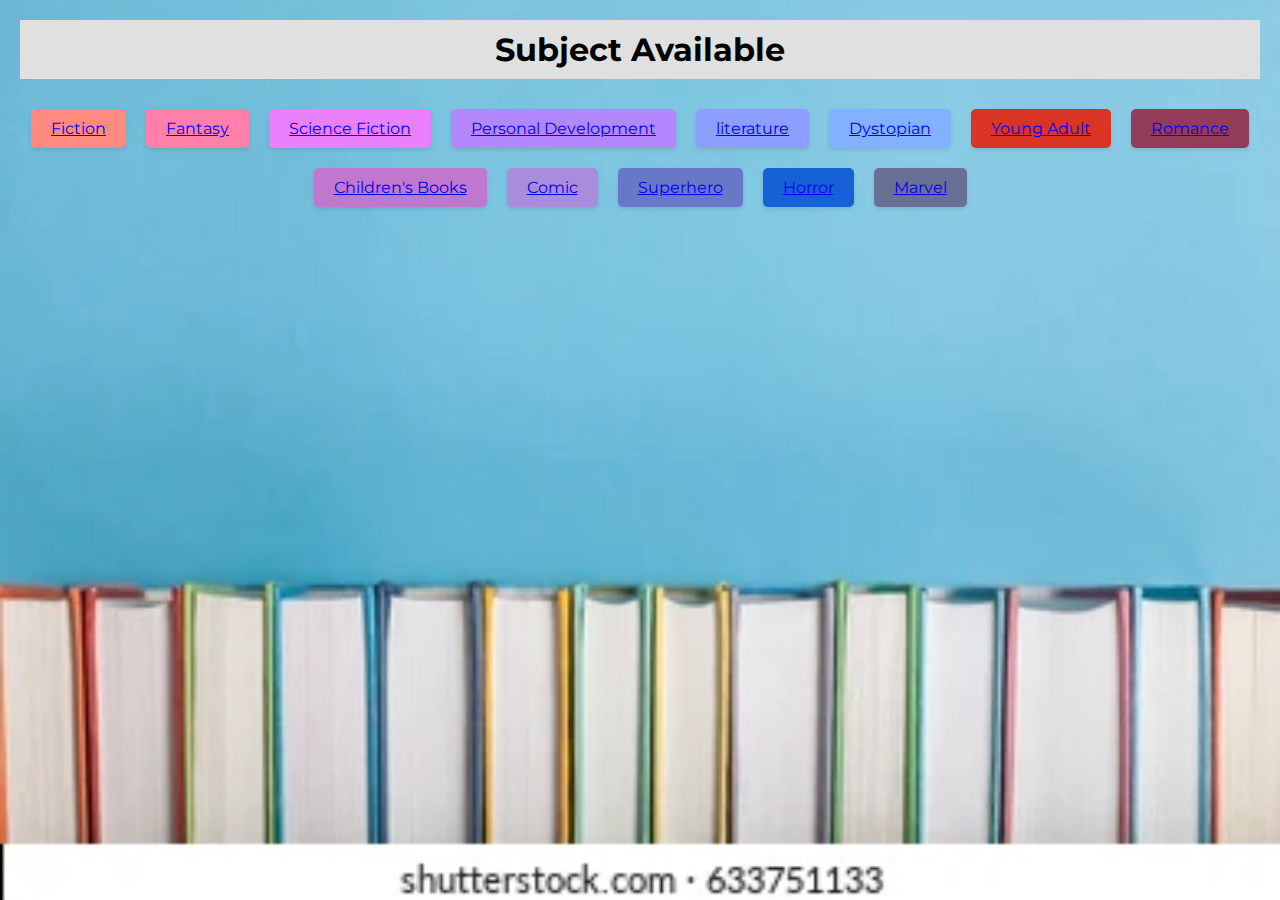
<file: content.html>
<html>
<head>
  <title>Library Management - Genres</title>
  <style>
    @import url('https://fonts.googleapis.com/css2?family=Montserrat&display=swap');

body {
    font-family: Montserrat, Arial, sans-serif;
      margin: 0;
      padding: 20px;
      background-image: url('./assets/backgroundimg.webp'); 
      background-size: cover; 
      background-position: center; 
      background-repeat: no-repeat; 
}

h1 {
      text-align: center;
      margin-bottom: 20px;
      background-color: #e0e0e0;
      padding: 10px; 
    }

.genre-list {
  display: flex;
  flex-wrap: wrap;
  justify-content: center;
  margin-top: 20px;
}

.genre-item {
      background-color: #e0e0e0;
      border-radius: 5px;
      box-shadow: 0 2px 4px rgba(0, 0, 0, 0.1);
      padding: 10px 20px;
      margin: 10px;
      cursor: pointer;
      transition: background-color 0.3s ease;
      white-space: nowrap; 
    }

.genre-item:hover {
    background-color: #c0c0c0;
    }


.genre-item:nth-child(1) {
  background-color: #ff8a80; /* Fiction */
}

.genre-item:nth-child(2) {
  background-color: #ff80ab; /* Fantasy */
}

.genre-item:nth-child(3) {
  background-color: #ea80fc; /* Classic Literature */
}

.genre-item:nth-child(4) {
  background-color: #b388ff; /* Dystopian Fiction */
}

.genre-item:nth-child(5) {
  background-color: #8c9eff; /* Young Adult, Romance */
}

.genre-item:nth-child(6) {
  background-color: #82b1ff; /* Children's Fantasy */
}

.genre-item:nth-child(7) {
  background-color: #da3425; /* Fiction */
}

.genre-item:nth-child(8) {
  background-color: #933c59; /* Fantasy */
}

.genre-item:nth-child(9) {
  background-color: #c078ce; /* Classic Literature */
}

.genre-item:nth-child(10) {
  background-color: #aa8cdd; /* Dystopian Fiction */
}

.genre-item:nth-child(11) {
  background-color: #6977c9; /* Young Adult, Romance */
}

.genre-item:nth-child(12) {
  background-color: #1761d7; /* Children's Fantasy */
}

.genre-item:nth-child(13) {
  background-color: #697095; /* Young Adult, Romance */
}

.genre-item:nth-child(14) {
  background-color: #a5da65; /* Children's Fantasy */
}
</style>
</head>
<body>
  <h1>Subject Available</h1>

  <div class="genre-list">
    <div class="genre-item">
      <a href="main.html">Fiction</a>
    </div>
    <div class="genre-item">
      <a href="main.html?genre=fantasy">Fantasy</a>
    </div>
 
    <div class="genre-item">
      <a href="main.html?genre=sci-fi">Science Fiction</a>
    </div>
    <div class="genre-item">
        <a href="main.html?genre=personaldevelopment">Personal Development</a>
    </div>
    <div class="genre-item">
        <a href="main.html?genre=literature">literature</a>
    </div>
    <div class="genre-item">
        <a href="main.html?genre=Dystopian">Dystopian</a>
    </div>
    <div class="genre-item">
        <a href="main.html?genre=Young Adult">Young Adult</a>
    </div>
    <div class="genre-item">
        <a href="main.html?genre=Romance">Romance</a>
    </div>
    <div class="genre-item">
        <a href="main.html?genre=Childrensbooks">Children's Books</a>
    </div>
    <div class="genre-item">
        <a href="main.html?genre=comic">Comic</a>
    </div>
    <div class="genre-item">
        <a href="main.html?genre=superhero">Superhero</a>
    </div>
    <div class="genre-item">
        <a href="main.html?genre=horror">Horror</a>
    </div>
    <div class="genre-item">
        <a href="main.html?genre=Marvel">Marvel</a>
    </div>
  </div>
</html>
</file>
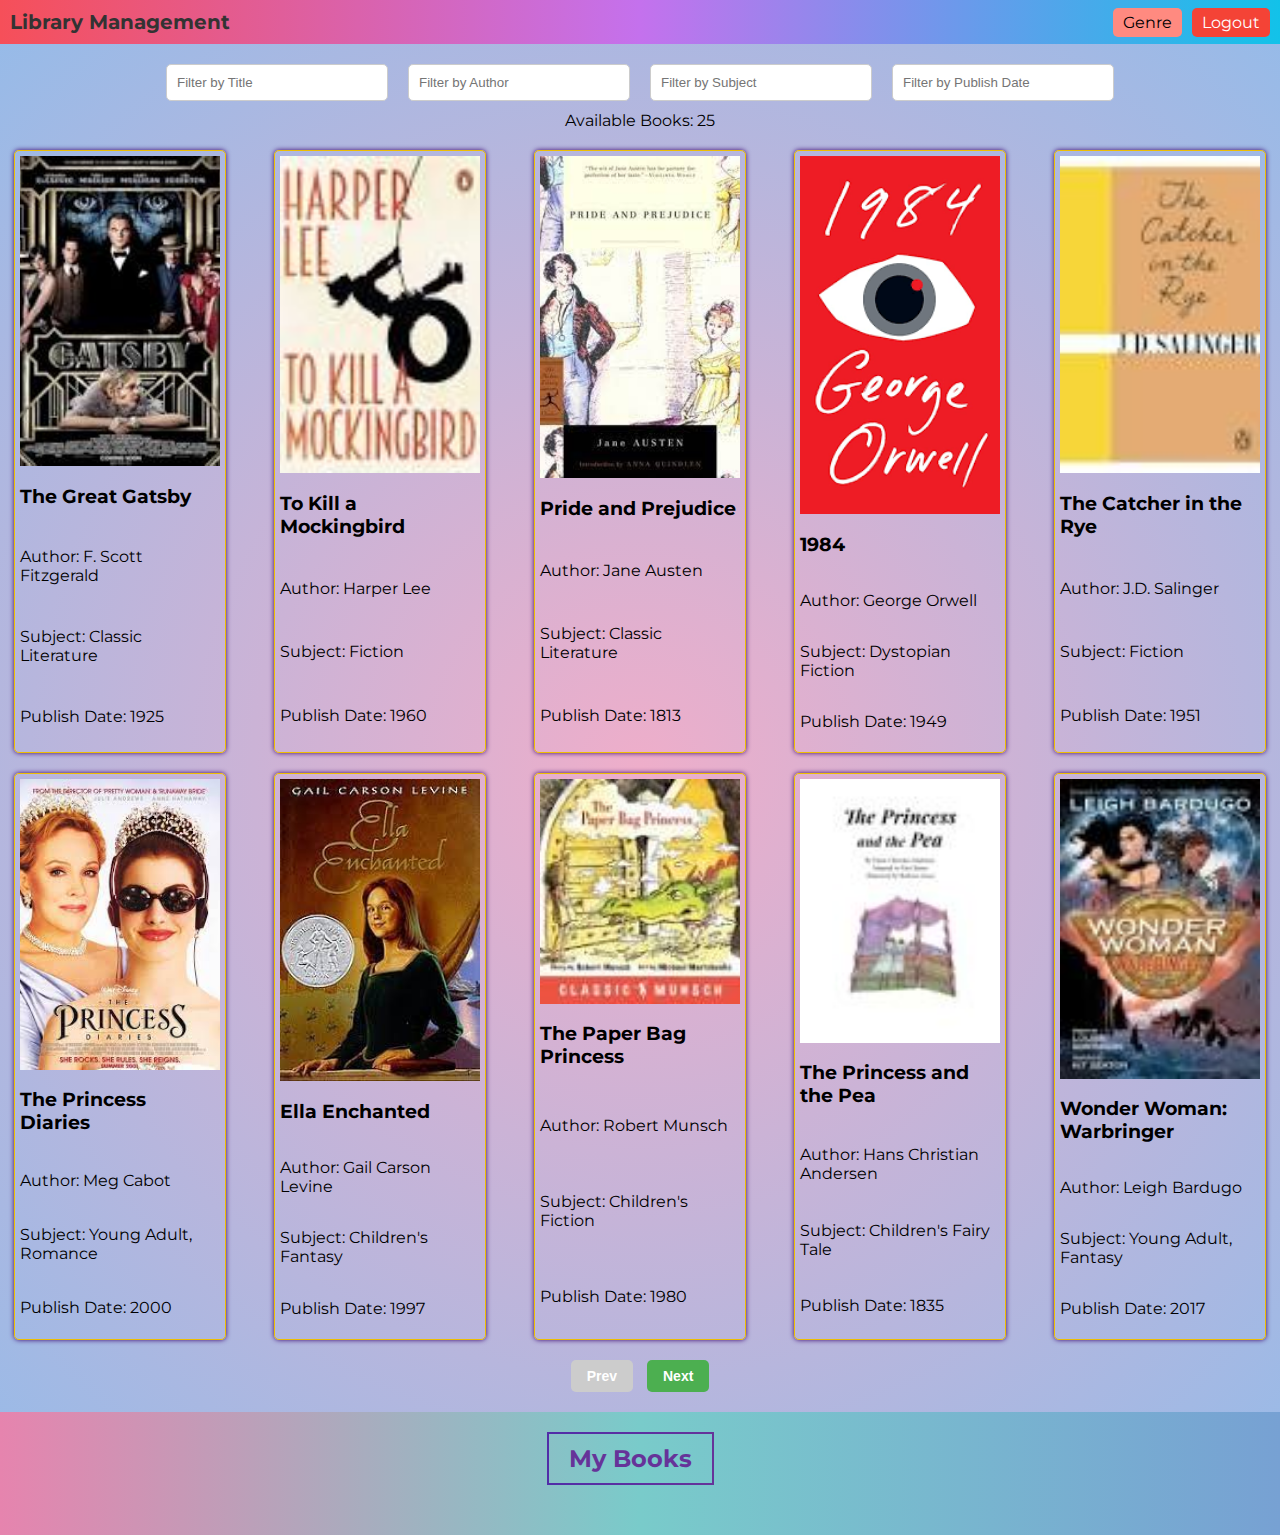
<file: main.html>
<!DOCTYPE html>
<html>
  <head>
    <title>Library Management</title>
    <link rel="stylesheet" type="text/css" href="styles.css" />
  </head>
  <body>
    <nav class="navbar">
      <div class="logo">
        <a href="#">Library Management</a>
      </div>
      <div class="Genre">
        <a href="content.html">Genre</a>
      </div>
      <div class="logout">
        <a href="index.html">Logout</a>
      </div>
    </nav>

    <div id="filters">
      <input type="text" id="titleFilter" placeholder="Filter by Title" />
      <input type="text" id="authorFilter" placeholder="Filter by Author" />
      <input type="text" id="subjectFilter" placeholder="Filter by Subject" />
      <input
        type="text"
        id="publishDateFilter"
        placeholder="Filter by Publish Date"
      />
    </div>

    <div id="bookCount"></div>

    <div id="bookContainer"></div>

    <div id="pagination">
      <button id="prevBtn" disabled>Prev</button>
      <button id="nextBtn" disabled>Next</button>
    </div>

    <div id="userProfile">
      <h2>My Books</h2>
      <div id="savedBooks"></div>
    </div>

    <script src="script.js"></script>
  </body>
</html>
</file>
<file: styles.css>
@import url("https://fonts.googleapis.com/css2?family=Montserrat&display=swap");

body {
  font-family: Montserrat, Arial, sans-serif;
  margin: 0;
  padding: 0;
  background: rgb(238, 174, 202);
  background: radial-gradient(
    circle,
    rgba(238, 174, 202, 1) 0%,
    rgba(148, 187, 233, 1) 100%
  );
}

.navbar {
  display: flex;
  justify-content: space-between;
  align-items: center;
  background: #12c2e9;
  background: -webkit-linear-gradient(to right, #f64f59, #c471ed, #12c2e9);
  background: linear-gradient(to right, #f64f59, #c471ed, #12c2e9);
  padding: 10px;
  position: relative;
  z-index: 100;
}

.logo a {
  font-size: 20px;
  font-weight: bold;
  text-decoration: none;
  color: #333;
  animation: logoAnimation 1s ease-in-out infinite;
}

.logout a {
  padding: 5px 10px;
  background-color: #f44336;
  color: rgb(255, 255, 255);
  text-decoration: none;
  border-radius: 5px;
  transition: background-color 0.3s ease;
}

.logout a:hover {
  background-color: #d32f2f;
}

.logout a:active {
  background-color: #b71c1c;
}

.Genre {
  margin-left: auto;
  margin-right: 10px;
}

.Genre a {
  color: #000;
  text-decoration: none;
  padding: 5px 10px;
  border-radius: 5px;
  background-color: #ff8a80;
  transition: background-color 0.3s ease;
}

.Genre a:hover {
  background-color: #ff7043;
}

#userProfile {
  display: flex;
  justify-content: center;
  flex-direction: column;
  align-items: center;
  background: #77a1d3; 
  background: -webkit-linear-gradient(
    to right,
    #e684ae,
    #79cbca,
    #77a1d3
  ); 
  background: linear-gradient(
    to right,
    #e684ae,
    #79cbca,
    #77a1d3
  ); 
  padding: 20px;
  margin-top: 20px;
}

#userProfile h2 {
  color: #663399;
  margin-top: 0;
  margin-right: 20px; 
  text-align: center; 
  border: 2px solid;
  border-image: linear-gradient(to right, #512da8, #663399);
  border-image-slice: 1;
  padding: 10px 20px;
  border-radius: 10px;
}

#savedBooks {
  display: flex;
  grid-template-columns: repeat(5, minmax(200px, 1fr));
  gap: 20px;
  overflow-x: auto;
  margin-top: 10px;
  justify-content: center;
}

#savedBooks .book {
  display: grid;
  align-items: center;
  margin-right: 20px;
  margin-bottom: 10px;
  grid-auto-flow: row;
}

@keyframes logoAnimation {
  0% {
    transform: rotate(0);
  }
  50% {
    transform: rotate(-5deg);
  }
  100% {
    transform: rotate(0);
  }
}

input[type="text"] {
  padding: 10px;
  border: 1px solid #ccc;
  border-radius: 5px;
  width: 200px;
}

#filters {
  display: flex;
  justify-content: center;
  align-items: center;
  gap: 20px;
  margin-top: 20px;
}

#bookCount {
  text-align: center;
  margin-top: 10px;
}

#bookContainer {
  display: grid;
  grid-template-columns: repeat(5, minmax(200px, 1fr));
  grid-gap: 20px;
  justify-items: center;
  margin-top: 20px;
}

.book {
  display: grid;
  grid-template-rows: auto min-content auto;
  border: 1px solid #edbe02;
  border-radius: 5px;
  overflow: hidden;
  justify-content: center;
  align-items: center;
  padding: 5px;
  max-width: 200px;
  box-shadow: 0 0 5px rgba(58, 4, 112, 1);
  transition: box-shadow 0.3s ease-in-out;
}

.book img {
  width: 100%;
  height: 100%;
  object-fit: cover;
}

.book-content {
  padding: 2px;
}

.book-title {
  margin: 0;
  font-size: 16px;
  font-weight: bold;
}

.book-details {
  margin: 0;
  font-size: 14px;
  color: #930eb8;
}

#pagination {
  text-align: center;
  margin-top: 20px;
}

#pagination button {
  padding: 8px 16px;
  background-color: #4caf50;
  border: none;
  color: white;
  font-size: 14px;
  font-weight: bold;
  border-radius: 5px;
  cursor: pointer;
  margin: 0 5px;
}

#pagination button:disabled {
  background-color: #ccc;
  cursor: not-allowed;
}

.book:hover {
  box-shadow: 0 0 10px rgba(99, 2, 78, 0.639);
}

.book:hover img {
  transform: scale(1.05);
  transition: transform 0.3s ease-in-out;
}

.book:hover .book-title {
  color: #6e0893;
}

@media (max-width: 768px) {
  #filters {
    flex-direction: column;
    align-items: flex-start;
  }

  #bookContainer {
    grid-template-columns: repeat(auto-fit, minmax(250px, 1fr));
  }
}
</file>
